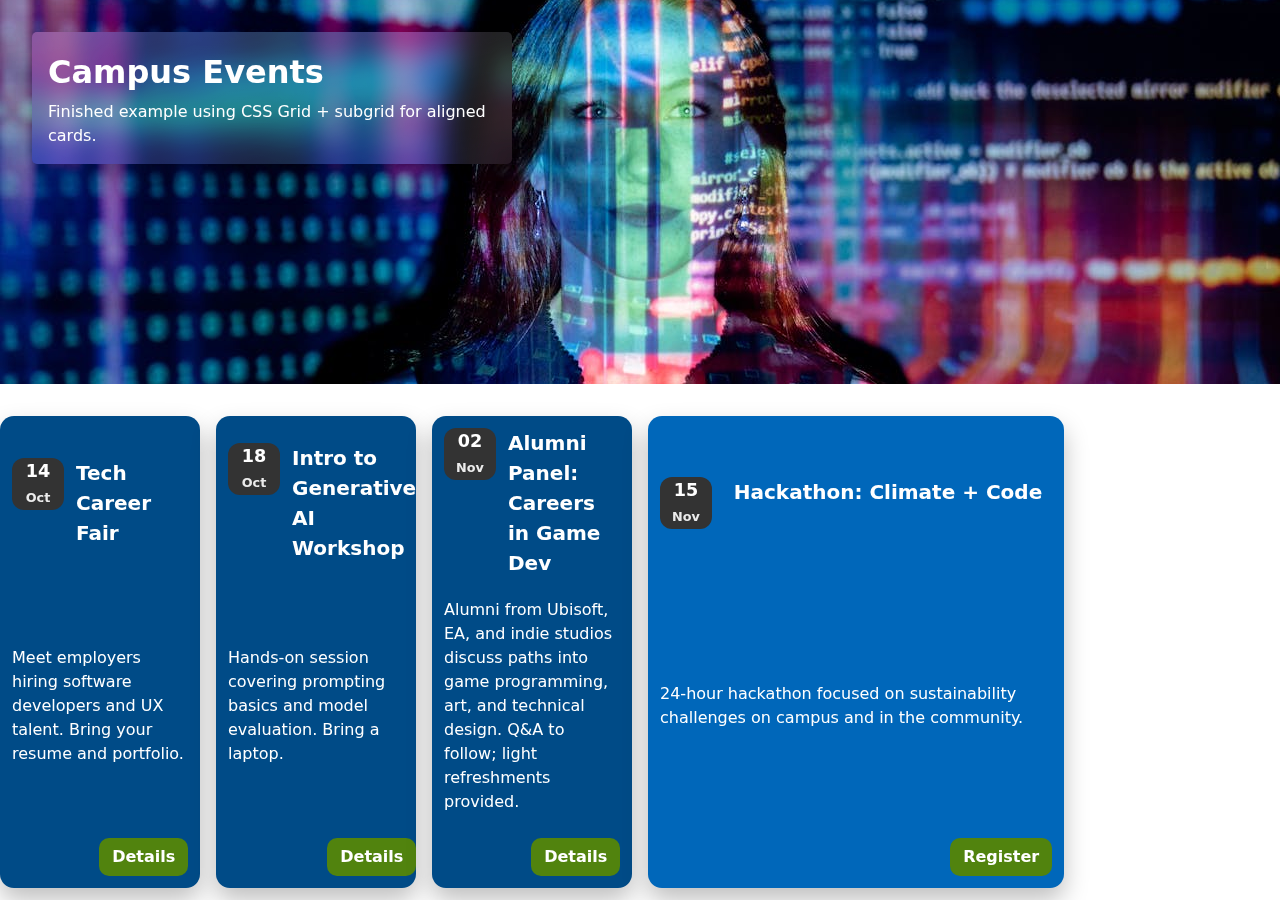
<file: lab_four/index.html>
<!doctype html>
<html lang="en-CA">

<head>
  <meta charset="utf-8" />
  <meta name="viewport" content="width=device-width, initial-scale=1" />
  <title>Campus Events — Grid Lab (Finished Example)</title>
  <link rel="stylesheet" href="styles.css" />
</head>
<body>
  <header class="site-header">
    <div class="header-bg">
      <h1>Campus Events</h1>
      <p class="lede">Finished example using CSS Grid + subgrid for aligned cards.</p>
    </div>
  </header>

  <main>
    <section class="events" aria-label="Upcoming events">
      <!-- Card 1 -->
      <article class="event-card">
        <header class="event-card__header">
          <time class="event-card__date" datetime="2025-10-14">
            <span class="event-card__date-day">14</span>
            <span class="event-card__date-mon">Oct</span>
          </time>
          <h2 class="event-card__title">Tech Career Fair</h2>
        </header>

        <p class="event-card__desc">
          Meet employers hiring software developers and UX talent. Bring your resume and portfolio.
        </p>

        <footer class="event-card__footer">
          <a class="btn" href="#" aria-label="Learn more about Tech Career Fair">Details</a>
        </footer>
      </article>

      <!-- Card 2 -->
      <article class="event-card">
        <header class="event-card__header">
          <time class="event-card__date" datetime="2025-10-18">
            <span class="event-card__date-day">18</span>
            <span class="event-card__date-mon">Oct</span>
          </time>
          <h2 class="event-card__title">Intro to Generative AI Workshop</h2>
        </header>

        <p class="event-card__desc">
          Hands-on session covering prompting basics and model evaluation. Bring a laptop.
        </p>

        <footer class="event-card__footer">
          <a class="btn" href="#" aria-label="Learn more about Intro to Generative AI Workshop">Details</a>
        </footer>
      </article>

      <!-- Card 3 (longer text to test alignment) -->
      <article class="event-card">
        <header class="event-card__header">
          <time class="event-card__date" datetime="2025-11-02">
            <span class="event-card__date-day">02</span>
            <span class="event-card__date-mon">Nov</span>
          </time>
          <h2 class="event-card__title">Alumni Panel: Careers in Game Dev</h2>
        </header>

        <p class="event-card__desc">
          Alumni from Ubisoft, EA, and indie studios discuss paths into game programming, art,
          and technical design. Q&amp;A to follow; light refreshments provided.
        </p>

        <footer class="event-card__footer">
          <a class="btn" href="#" aria-label="Learn more about Alumni Panel: Careers in Game Dev">Details</a>
        </footer>
      </article>

      <!-- Featured card (spans on wide screens) -->
      <article class="event-card event-card--featured">
        <header class="event-card__header">
          <time class="event-card__date" datetime="2025-11-15">
            <span class="event-card__date-day">15</span>
            <span class="event-card__date-mon">Nov</span>
          </time>
          <h2 class="event-card__title">Hackathon: Climate + Code</h2>
        </header>

        <p class="event-card__desc">
          24-hour hackathon focused on sustainability challenges on campus and in the community.
        </p>

        <footer class="event-card__footer">
          <a class="btn" href="#" aria-label="Learn more about Hackathon: Climate + Code">Register</a>
        </footer>
      </article>
    </section>
  </main>
</body>

</html>
</file>
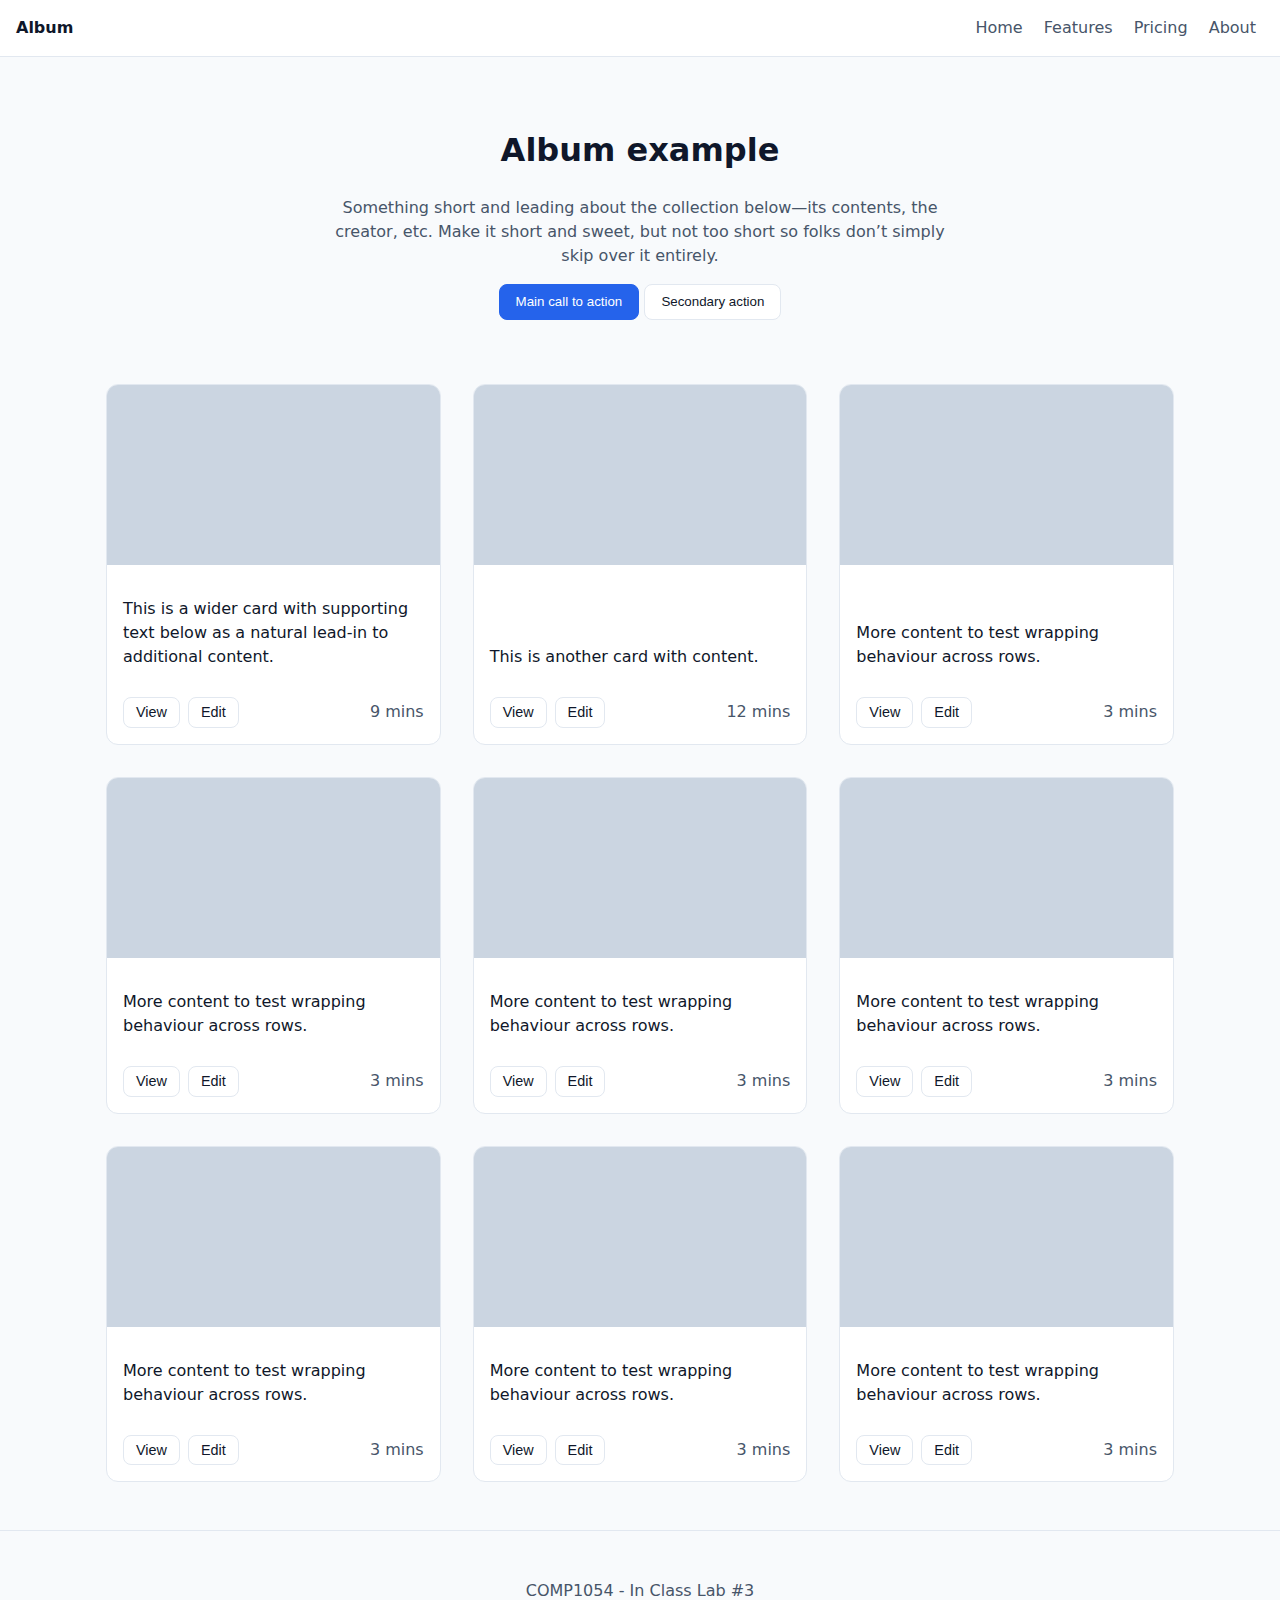
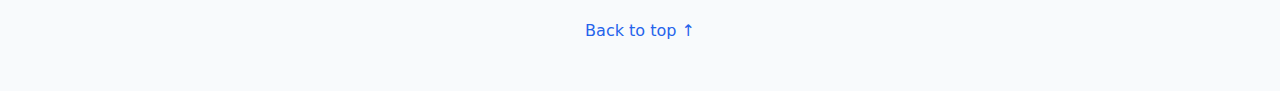
<file: lab_three/index.html>
<!DOCTYPE html>
<html lang="en-CA">
  <head>
    <meta charset="utf-8" />
    <meta name="viewport" content="width=device-width, initial-scale=1" />
    <title>Album (Flexbox Lab Starter)</title>
    <link rel="stylesheet" href="styles.css" />
  </head>

  <body>
    <!-- Header -->
    <header class="site-header container">
      <div class="brand">
        <a href="#" class="brand-link" aria-label="Brand">Album</a>
      </div>
      <nav class="top-nav" aria-label="Primary">
        <a href="#" class="nav-link">Home</a>
        <a href="#" class="nav-link">Features</a>
        <a href="#" class="nav-link">Pricing</a>
        <a href="#" class="nav-link">About</a>
      </nav>
    </header>

    <!-- Hero -->
    <section class="hero container">
      <h1>Album example</h1>
      <p class="lead">
        Something short and leading about the collection below—its contents, the
        creator, etc. Make it short and sweet, but not too short so folks don’t
        simply skip over it entirely.
      </p>
      <div class="hero-actions">
        <button class="btn primary">Main call to action</button>
        <button class="btn">Secondary action</button>
      </div>
    </section>

    <!-- Album -->
    <main class="album container" aria-label="Album of cards">
      <div class="cards">
        <article class="card">
          <div class="thumb" role="img" aria-label="Placeholder image"></div>
          <div class="card-body">
            <p>
              This is a wider card with supporting text below as a natural
              lead-in to additional content.
            </p>
            <div class="card-actions">
              <button class="btn small">View</button>
              <button class="btn small">Edit</button>
              <span class="time meta">9 mins</span>
            </div>
          </div>
        </article>

        <article class="card">
          <div class="thumb" role="img" aria-label="Placeholder image"></div>
          <div class="card-body">
            <p>This is another card with content.</p>
            <div class="card-actions">
              <button class="btn small">View</button>
              <button class="btn small">Edit</button>
              <span class="time meta">12 mins</span>
            </div>
          </div>
        </article>

        <article class="card">
          <div class="thumb" role="img" aria-label="Placeholder image"></div>
          <div class="card-body">
            <p>More content to test wrapping behaviour across rows.</p>
            <div class="card-actions">
              <button class="btn small">View</button>
              <button class="btn small">Edit</button>
              <span class="time meta">3 mins</span>
            </div>
          </div>
        </article>

        <article class="card">
          <div class="thumb" role="img" aria-label="Placeholder image"></div>
          <div class="card-body">
            <p>More content to test wrapping behaviour across rows.</p>
            <div class="card-actions">
              <button class="btn small">View</button>
              <button class="btn small">Edit</button>
              <span class="time meta">3 mins</span>
            </div>
          </div>
        </article>

        <article class="card">
          <div class="thumb" role="img" aria-label="Placeholder image"></div>
          <div class="card-body">
            <p>More content to test wrapping behaviour across rows.</p>
            <div class="card-actions">
              <button class="btn small">View</button>
              <button class="btn small">Edit</button>
              <span class="time meta">3 mins</span>
            </div>
          </div>
        </article>

        <article class="card">
          <div class="thumb" role="img" aria-label="Placeholder image"></div>
          <div class="card-body">
            <p>More content to test wrapping behaviour across rows.</p>
            <div class="card-actions">
              <button class="btn small">View</button>
              <button class="btn small">Edit</button>
              <span class="time meta">3 mins</span>
            </div>
          </div>
        </article>

        <article class="card">
          <div class="thumb" role="img" aria-label="Placeholder image"></div>
          <div class="card-body">
            <p>More content to test wrapping behaviour across rows.</p>
            <div class="card-actions">
              <button class="btn small">View</button>
              <button class="btn small">Edit</button>
              <span class="time meta">3 mins</span>
            </div>
          </div>
        </article>

        <article class="card">
          <div class="thumb" role="img" aria-label="Placeholder image"></div>
          <div class="card-body">
            <p>More content to test wrapping behaviour across rows.</p>
            <div class="card-actions">
              <button class="btn small">View</button>
              <button class="btn small">Edit</button>
              <span class="time meta">3 mins</span>
            </div>
          </div>
        </article>

        <article class="card">
          <div class="thumb" role="img" aria-label="Placeholder image"></div>
          <div class="card-body">
            <p>More content to test wrapping behaviour across rows.</p>
            <div class="card-actions">
              <button class="btn small">View</button>
              <button class="btn small">Edit</button>
              <span class="time meta">3 mins</span>
            </div>
          </div>
        </article>
      </div>
    </main>

    <!-- Footer -->
    <footer class="site-footer">
      <p>COMP1054 - In Class Lab #3</p>
      <a href="#" class="back-to-top">Back to top ↑</a>
    </footer>
  </body>
</html>
</file>
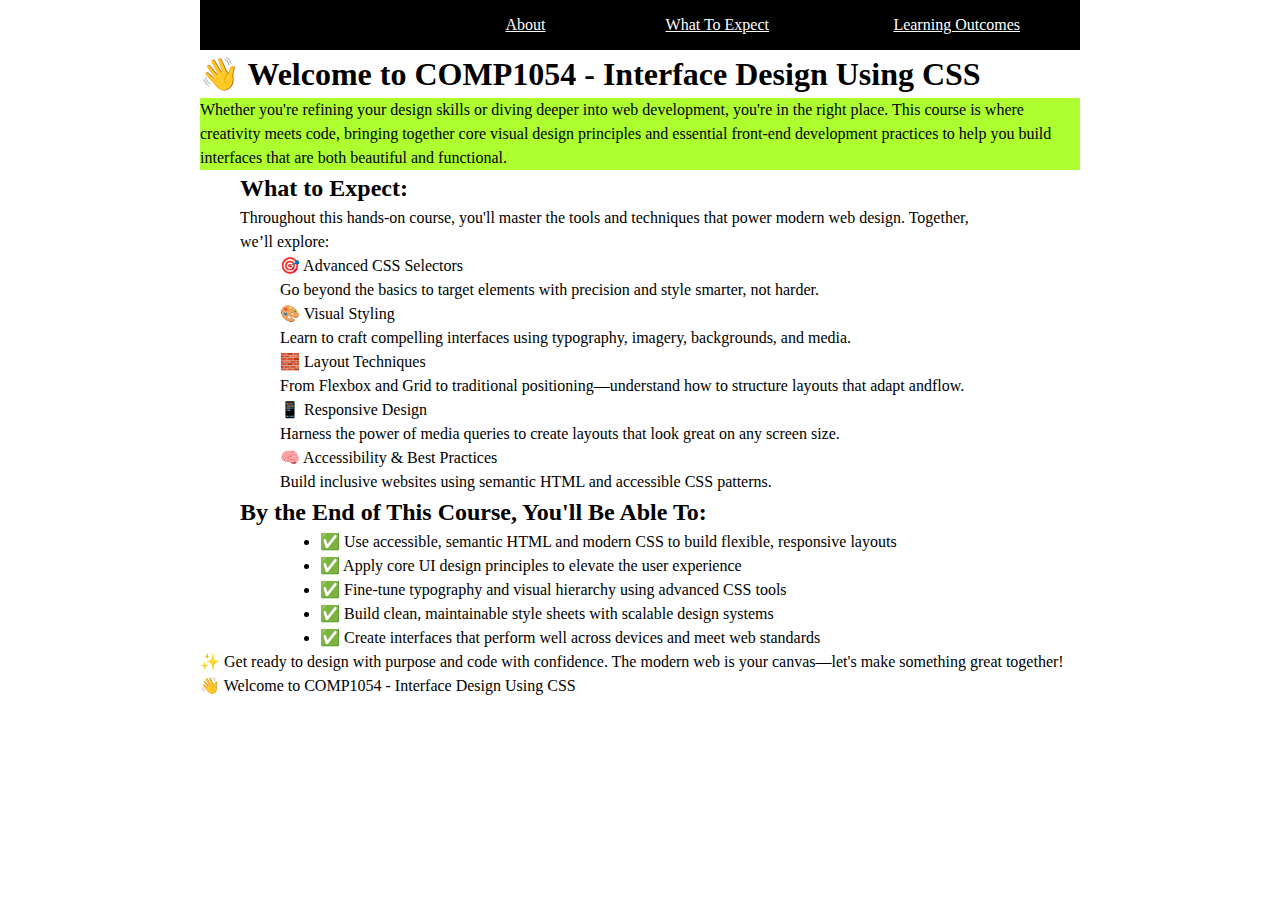
<file: Week_one/html/Index.html>
<!DOCTYPE html>
<html lang="en">

<head>
    <meta charset="UTF-8">
    <meta name="viewport" content="width=device-width, initial-scale=1.0">
    <link rel="preconnect" href="https://fonts.googleapis.com">
    <link rel="preconnect" href="https://fonts.gstatic.com" crossorigin>
    <link
        href="https://fonts.googleapis.com/css2?family=Nunito:ital,wght@0,200..1000;1,200..1000&family=Roboto:ital,wght@0,100..900;1,100..900&display=swap"
        rel="stylesheet">
    <link href="../css/main.css" rel="stylesheet">
    <title>COMP1054 - Week One - Activity One</title>
</head>

<body>
    <div class="wrapper">
        <header>
            <nav>
                <a href="#intro"> About</a>
                <a href="#expect"> What To Expect</a>∫
                <a href="#learning"> Learning Outcomes</a>
            </nav>
            <h1>👋 Welcome to COMP1054 - Interface Design Using CSS </h1>
        </header>

        <section id="intro">
            <p>Whether you're refining your design skills or diving deeper into web development, you're in the right
                place.
                This course is where creativity meets code, bringing together core visual design principles and
                essential
                front-end development practices to help you build interfaces that are both beautiful and functional.</p>
        </section>
        <section id="expect">
            <section>
                <h2> What to Expect:</h2>
                <p>Throughout this hands-on course, you'll master the tools and techniques that power modern web
                    design.
                    Together, we’ll explore:</p>
                <dl>
                    <dt>
                        🎯 Advanced CSS Selectors
                    </dt>
                    <dd>Go beyond the basics to target elements with precision and style smarter, not harder.</dd>
                    <dt>🎨 Visual Styling</dt>
                    <dd>Learn to craft compelling interfaces using typography, imagery, backgrounds, and media.</dd>
                    <dt>🧱 Layout Techniques</dt>
                    <dd>From Flexbox and Grid to traditional positioning—understand how to structure layouts that
                        adapt
                        andflow.</dd>
                    <dt>📱 Responsive Design</dt>
                    <dd>Harness the power of media queries to create layouts that look great on any screen size.
                    </dd>
                    <dt>🧠 Accessibility & Best Practices</dt>
                    <dd>Build inclusive websites using semantic HTML and accessible CSS patterns.</dd>
                </dl>
            </section>
            <section>
                <h2>By the End of This Course, You'll Be Able To:</h2>
                <ul>
                    <li>✅ Use accessible, semantic HTML and modern CSS to build flexible, responsive layouts</li>
                    <li>✅ Apply core UI design principles to elevate the user experience</li>
                    <li>✅ Fine-tune typography and visual hierarchy using advanced CSS tools</li>
                    <li>✅ Build clean, maintainable style sheets with scalable design systems</li>
                    <li>✅ Create interfaces that perform well across devices and meet web standards</li>
                </ul>
            </section>
        </section>
        <section id="ready">
            <p>✨ Get ready to design with purpose and code with confidence. The modern web is your canvas—let's make
                something great together!</p>
        </section>
        <footer>
            <p> 👋 Welcome to COMP1054 - Interface Design Using CSS </p>
        </footer>
    </div>
</body>

</html>
</file>
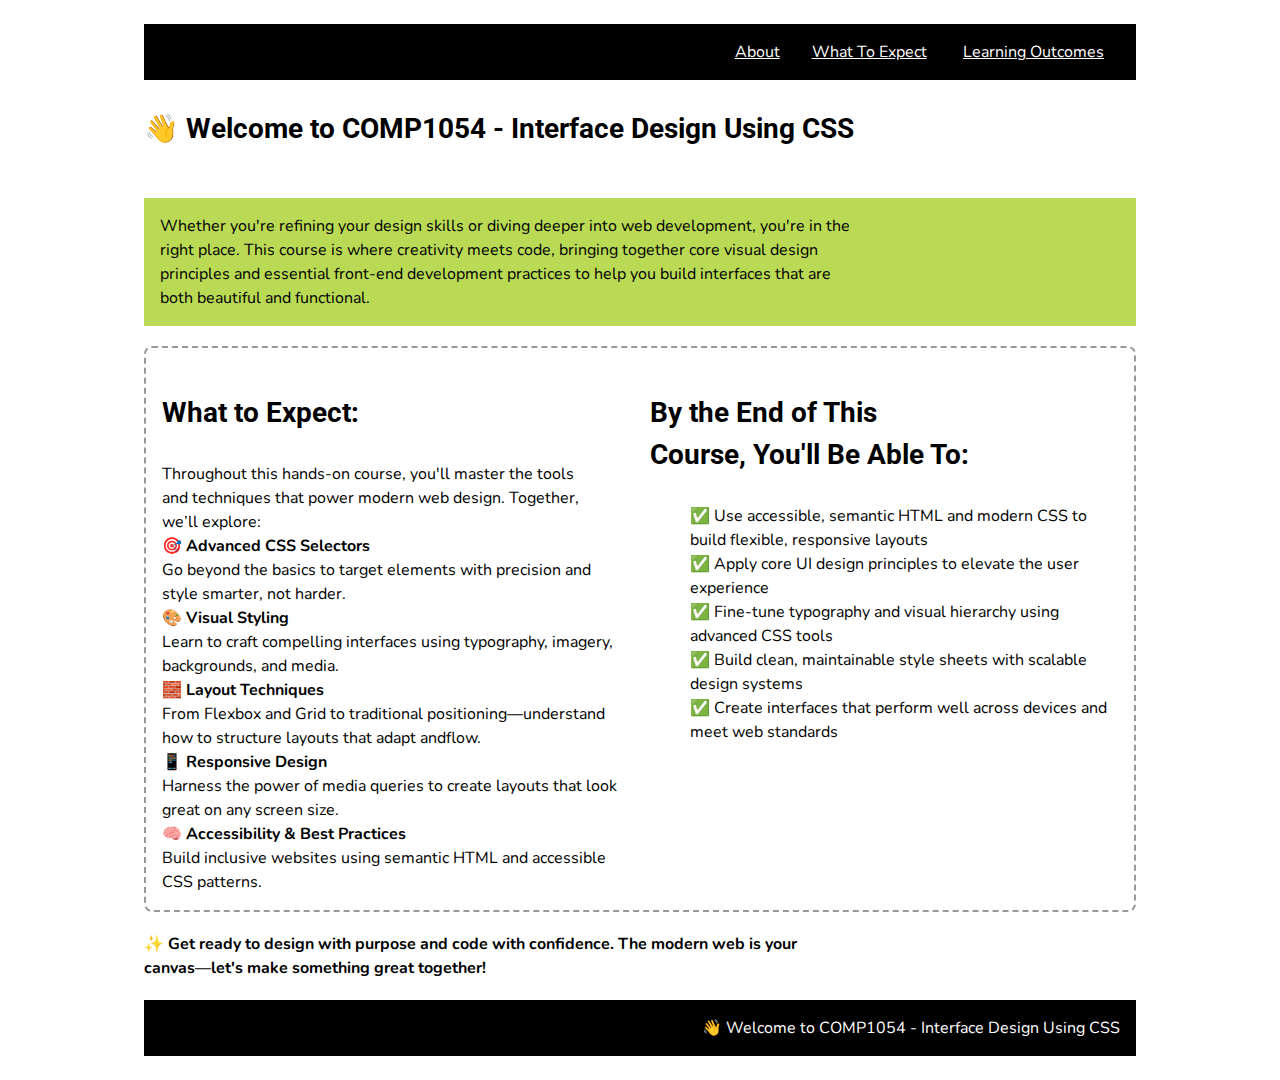
<file: week_two/1_example_one/index.html>
<!DOCTYPE html>
<html lang="en">

<head>
    <meta charset="UTF-8">
    <meta name="viewport" content="width=device-width, initial-scale=1.0">
    <link rel="preconnect" href="https://fonts.googleapis.com">
    <link rel="preconnect" href="https://fonts.gstatic.com" crossorigin>
    <link
        href="https://fonts.googleapis.com/css2?family=Nunito:ital,wght@0,200..1000;1,200..1000&family=Roboto:ital,wght@0,100..900;1,100..900&display=swap"
        rel="stylesheet">
    <link href="main.css" rel="stylesheet">
    <title>COMP1054 - Week One - Activity One</title>
</head>

<body>
    <div class="wrapper">
        <header>
            <nav>
                <a href="#intro"> About</a>
                <a href="#expect"> What To Expect</a>∫
                <a href="#learning"> Learning Outcomes</a>
            </nav>
            <h1>👋 Welcome to COMP1054 - Interface Design Using CSS </h1>
        </header>

        <section id="intro">
            <p>Whether you're refining your design skills or diving deeper into web development, you're in the right
                place.
                This course is where creativity meets code, bringing together core visual design principles and
                essential
                front-end development practices to help you build interfaces that are both beautiful and functional.</p>
        </section>
        <section id="expect">
            <section>
                <h2> What to Expect:</h2>
                <p>Throughout this hands-on course, you'll master the tools and techniques that power modern web
                    design.
                    Together, we’ll explore:</p>
                <dl>
                    <dt>
                        🎯 Advanced CSS Selectors
                    </dt>
                    <dd>Go beyond the basics to target elements with precision and style smarter, not harder.</dd>
                    <dt>🎨 Visual Styling</dt>
                    <dd>Learn to craft compelling interfaces using typography, imagery, backgrounds, and media.</dd>
                    <dt>🧱 Layout Techniques</dt>
                    <dd>From Flexbox and Grid to traditional positioning—understand how to structure layouts that
                        adapt
                        andflow.</dd>
                    <dt>📱 Responsive Design</dt>
                    <dd>Harness the power of media queries to create layouts that look great on any screen size.
                    </dd>
                    <dt>🧠 Accessibility & Best Practices</dt>
                    <dd>Build inclusive websites using semantic HTML and accessible CSS patterns.</dd>
                </dl>
            </section>
            <section>
                <h2>By the End of This Course, You'll Be Able To:</h2>
                <ul>
                    <li>✅ Use accessible, semantic HTML and modern CSS to build flexible, responsive layouts</li>
                    <li>✅ Apply core UI design principles to elevate the user experience</li>
                    <li>✅ Fine-tune typography and visual hierarchy using advanced CSS tools</li>
                    <li>✅ Build clean, maintainable style sheets with scalable design systems</li>
                    <li>✅ Create interfaces that perform well across devices and meet web standards</li>
                </ul>
            </section>
        </section>
        <section id="ready">
            <p>✨ Get ready to design with purpose and code with confidence. The modern web is your canvas—let's make
                something great together!</p>
        </section>
        <footer>
            <p> 👋 Welcome to COMP1054 - Interface Design Using CSS </p>
        </footer>
    </div>
</body>

</html>
</file>
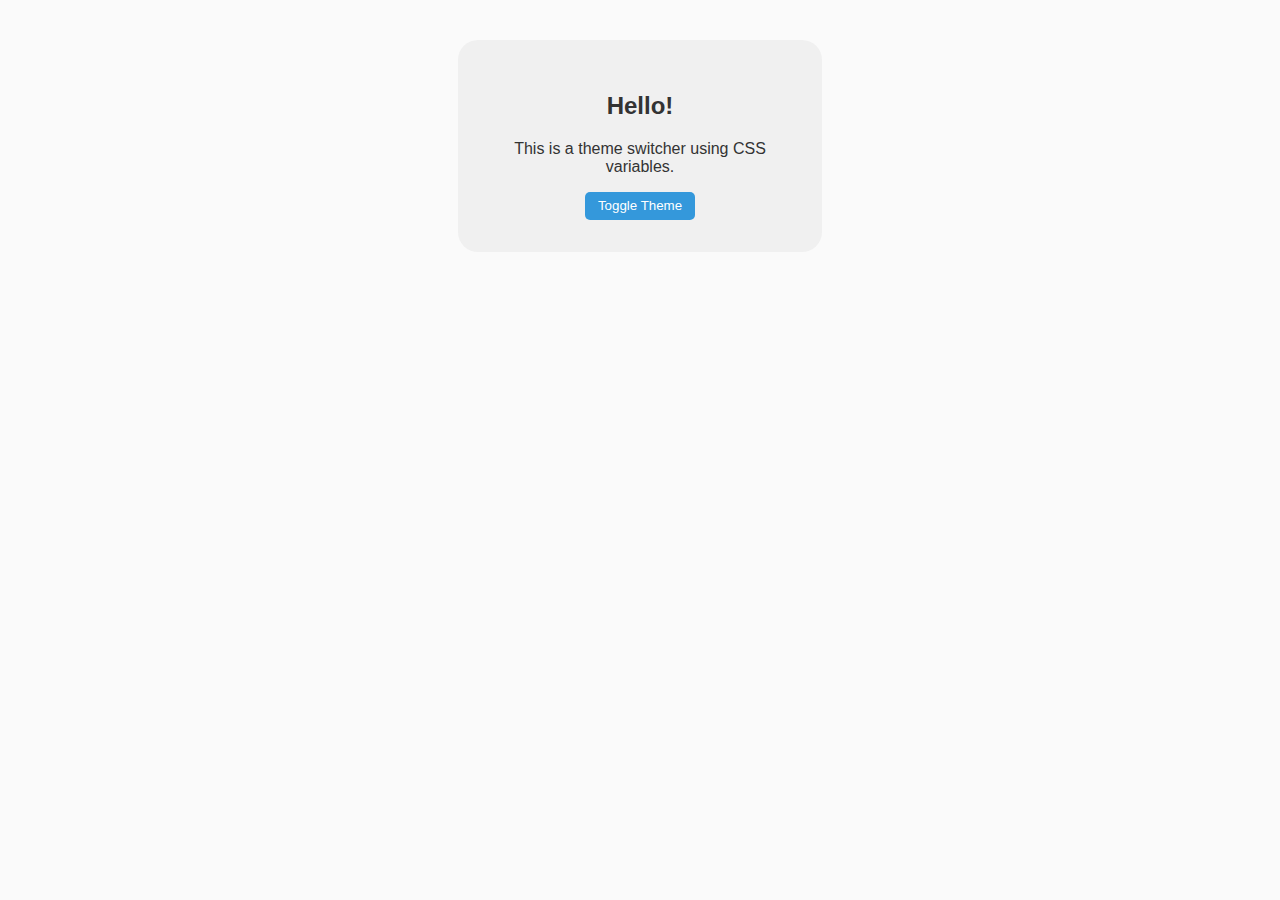
<file: week_two/2_example_two/index.html>
<!DOCTYPE html>
<html lang="en">
<head>
  <meta charset="UTF-8" />
  <meta name="viewport" content="width=device-width, initial-scale=1.0"/>
  <title>CSS Theme Switcher</title>
  <link rel="stylesheet" href="style.css" />
</head>
<body>
  <div class="card">
    <h2>Hello!</h2>
    <p>This is a theme switcher using CSS variables.</p>
    <button id="theme-toggle">Toggle Theme</button>
  </div>

  <script>
    const toggleButton = document.getElementById('theme-toggle');
    toggleButton.addEventListener('click', () => {
      document.body.classList.toggle('dark-theme');
    });
  </script>
</body>
</html>
</file>
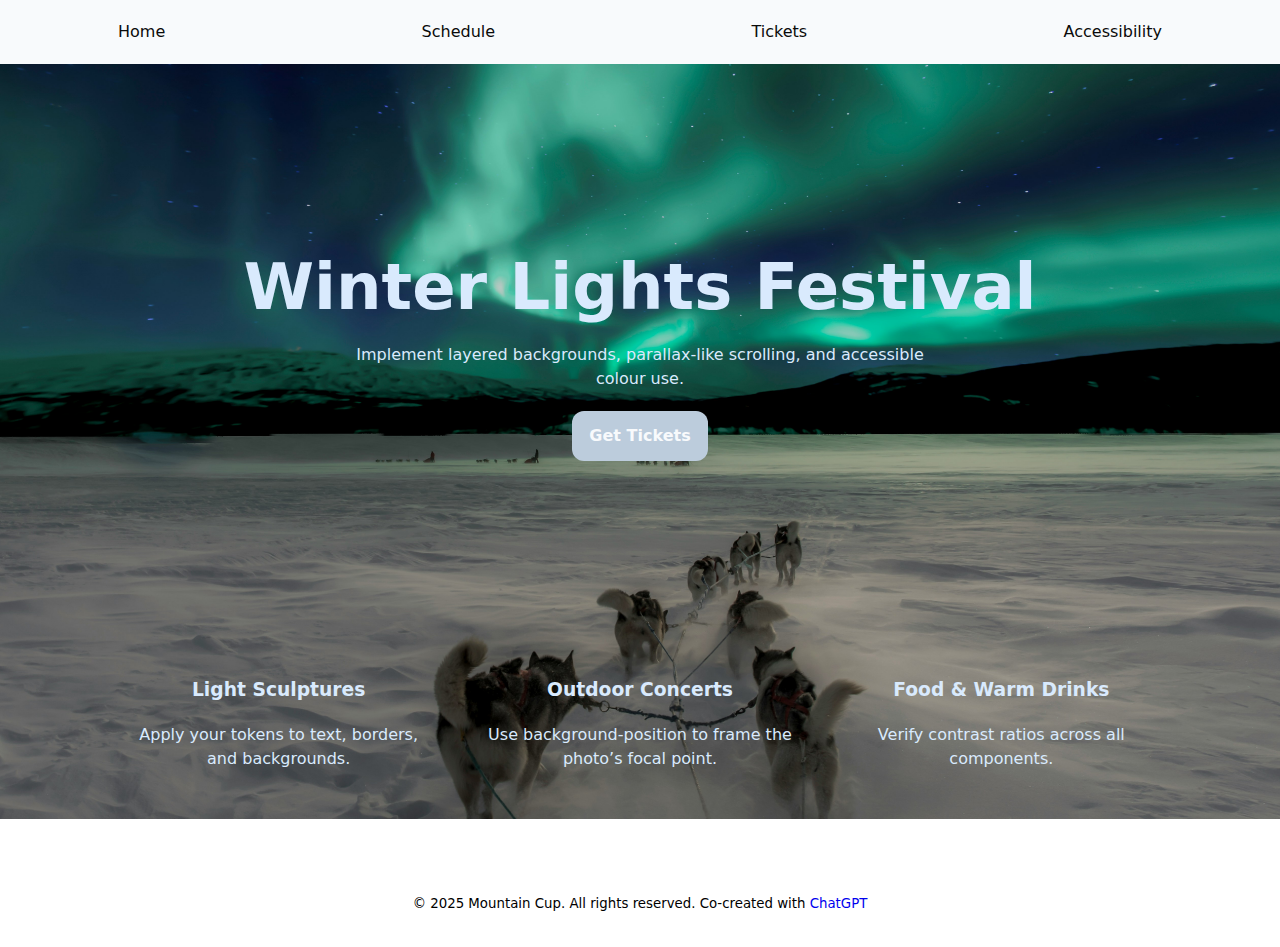
<file: week_two/Lab/index.html>
<!DOCTYPE html>
<html lang="en">
<head>
  <meta charset="utf-8" />
  <meta name="viewport" content="width=device-width, initial-scale=1" />
  <title>Winter Lights Festival — Starter (Student-Focused)</title>
  <meta name="description" content="Starter landing page for a winter festival theme." />
  <link href="./styles.css" rel="stylesheet">
</head>
<body>
  <a class="skip-link" href="#main">Skip to main content</a>

  <header>
    <nav class="nav" aria-label="Primary">
      <a href="#" aria-current="page">Home</a>
      <a href="#">Schedule</a>
      <a href="#">Tickets</a>
      <a href="#">Accessibility</a>
    </nav>
  </header>

  <main id="main">
    <section class="hero" aria-label="Hero">
      <div>
        <h1>Winter Lights Festival</h1>
        <p>Implement layered backgrounds, parallax-like scrolling, and accessible colour use.</p>
        <a class="btn" href="#tickets">Get Tickets</a>
      </div>
    </section>

    <section class="highlights" aria-label="Highlights">
      <article class="card">
        <h3>Light Sculptures</h3>
        <p>Apply your tokens to text, borders, and backgrounds.</p>
      </article>
      <article class="card">
        <h3>Outdoor Concerts</h3>
        <p>Use background-position to frame the photo’s focal point.</p>
      </article>
      <article class="card">
        <h3>Food &amp; Warm Drinks</h3>
        <p>Verify contrast ratios across all components.</p>
      </article>
    </section>
  </main>

  <footer>
    <small>&copy; <span id="year">2025</span> Mountain Cup. All rights reserved. Co-created with <a href="https://chatgpt.com/">ChatGPT</a></small>
</body>
</html>
</file>
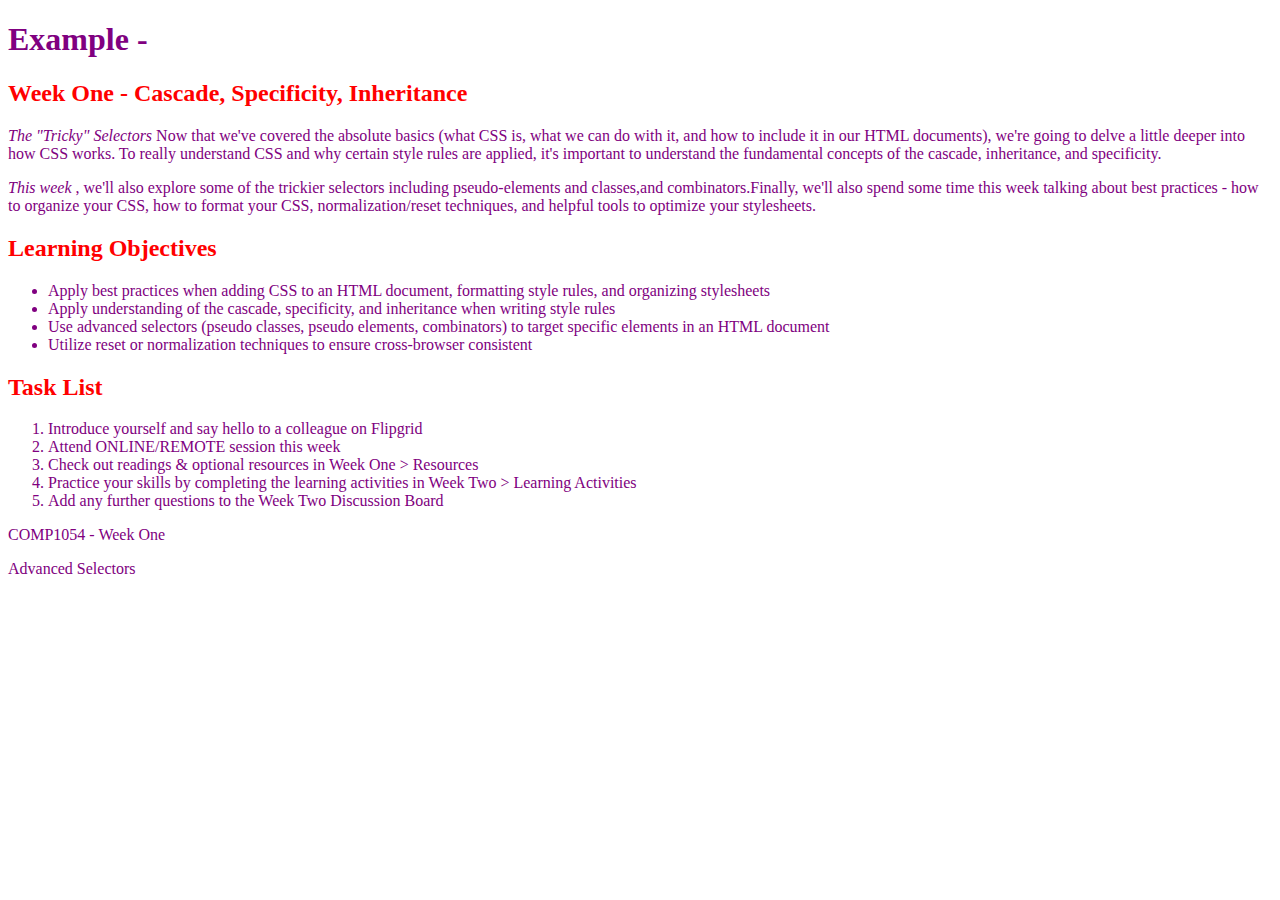
<file: Week_one/html/cascade.html>
<!DOCTYPE html>
<html lang="en">

<head>
    <meta charset="UTF-8">
    <meta http-equiv="X-UA-Compatible" content="IE=edge">
    <meta name="viewport" content="width=device-width, initial-scale=1.0">
    <link href="../css/cascade.css" rel="stylesheet">
    <title>Week One - Cascade, Specificity, Inheritance</title>
</head>

<body>
    <div class="wrapper">
        <header>
            <h1>Example -<h1>
        </header>
        <main> 
            <section>
                <h2>Week One - Cascade, Specificity, Inheritance </h2>
                <p class="first-line">
                    <em>The "Tricky" Selectors </em>
                    Now that we've covered the absolute basics (what CSS is, what we can do with it, and how to include
                    it in our HTML documents), we're going to delve a little deeper into how CSS works. To really
                    understand CSS and why certain style rules are applied, it's important to understand the fundamental
                    concepts of the cascade, inheritance, and specificity.
                </p>
                <p>
                    <em>This week </em>, we'll also explore some of the trickier selectors including pseudo-elements and
                    classes,and combinators.Finally, we'll also spend some time this week talking about best practices -
                    how to organize your
                    CSS, how to format your CSS, normalization/reset techniques, and helpful tools to optimize your
                    stylesheets.
                </p>
            </section>
            <section>
                <h2> Learning Objectives</h2>
                <ul>
                    <li> Apply best practices when adding CSS to an HTML document, formatting style rules, and
                        organizing stylesheets</li>
                    <li> Apply understanding of the cascade, specificity, and inheritance when writing style rules </li>
                    <li>Use advanced selectors (pseudo classes, pseudo elements, combinators) to target specific
                        elements in an HTML document
                    </li>
                    <li>
                        Utilize reset or normalization techniques to ensure cross-browser consistent
                    </li>
                </ul>
            </section>
            <section>
                <h2> Task List </h2>
                <ol>
                    <li>Introduce yourself and say hello to a colleague on Flipgrid </li>
                    <li>Attend ONLINE/REMOTE session this week </li>
                    <li>Check out readings & optional resources in Week One > Resources </li>
                    <li>Practice your skills by completing the learning activities in Week Two > Learning Activities
                    </li>
                    <li>Add any further questions to the Week Two Discussion Board</li>
                </ol>
            </section>
        </main>
        <footer>
            <p>COMP1054 - Week One </p>
            <div>
                <p> Advanced Selectors </p>
            </div>
        </footer>
    </div>
</body>

</html>
</file>
<file: lab_four/styles.css>
/* ========================
   Campus Events — Grid Lab 
   ======================== */


/* Review the following CSS and the comments. There are 5 Tasks to complete in order to create the required layout for the campus events page. */

/* Base tokens */
:root {
  --bg: #fff;
  --panel: #004b87;
  --text: #fff;
  --muted: #333;
  --accent: rgb(81 131 14);
  /* glassmorphism effect */
  --glass-blur: 14px;
  --glass-sat: 1.35;
  --glass-alpha-strong: 0.18;
  --glass-alpha-weak: 0.08;
  --glass-border-alpha: 0.35;
  --radius: 14px;
  --gap: 1rem;
}

* {
  box-sizing: border-box;
}

html,
body {
  height: 100%;
}

body {
  margin: 0;
  font-family: system-ui, Segoe UI, Roboto, Helvetica, Arial, sans-serif;
  color: var(--text);
  background: var(--bg);
  line-height: 1.5;
}

.site-header {
  padding: 2rem;
  min-height: 30vw;
  background-color: var(--header);
  background: url('images/pexels-thisisengineering-3861969.jpg') center/cover no-repeat;
  margin-inline: auto;
  margin-bottom: 2rem;
}

.header-bg {
  /*glassmorphism effect */
  background: linear-gradient(to bottom right, rgba(255, 255, 255, var(--glass-alpha-strong)), rgba(255, 255, 255, var(--glass-alpha-weak)));
  backdrop-filter: blur(var(--glass-blur)) saturate(calc(var(--glass-sat) * 100%));
  box-shadow: 0 10px 30px rgba(0, 0, 0, 0.28);
  padding: 1rem;
  max-width: 30rem;
  border-radius: 5px;
}

h1 {
  margin: 0 0 0.25rem;
  font-size: clamp(1.5rem, 3vw, 2rem);
}

.lede {
  color: var(--text);
  margin: 0;
}

/* OUTER GRID */
/* START HERE - TASK ONE 

   - You will complete the responsive columns.
   - We also establish shared ROW TRACKS that children will subgrid onto. */
   
  .events{
    display: grid;
    grid-template-columns: repeat(auto-fill, minmax(200px, 1fr));
    grid-auto-rows: minmax(50px auto);
  }




.events {
  --min: 260px;
  /* minimum column width */
  display: grid;
  gap: var(--gap);

}

/* 3) TASK TWO - CARD uses SUBGRID for ROWS so headings, bodies, and footers align across cards */
.event-card {
  background: var(--panel);
  border-radius: var(--radius);
  padding: 0.75rem;
  display: grid;
  align-items: center;





  /* Inherit row tracks from parent using subgrid */
    grid-template-rows: subgrid;


  /* Ensure the card spans the same number of parent rows we declared */
  grid-row: span 3 ;

  box-shadow: 0 1px 0 rgba(255, 255, 255, 0.03), 0 12px 24px rgba(0, 0, 0, 0.25);
  transition: transform 120ms ease, box-shadow 120ms ease;
}

.event-card:hover {
  transform: translateY(-2px);
  box-shadow: 0 4px 0 rgba(255, 255, 255, 0.03), 0 18px 28px rgba(0, 0, 0, 0.3);
}

/* Featured spans 2 columns on wider screens */
@media (min-width: 900px) {
  .event-card--featured {
    grid-column: span 2;
  }
}

/* 4) TASK THREE - HEADER -  create a small NESTED GRID to align date + title */
.event-card__header {
  gap: 0.75rem;
  display: grid;

}

.event-card__title {
  font-size: clamp(1rem, 2.5vw, 1.25rem);
  margin: 0;
  grid-row: 1;

}

/* Date badge */
.event-card__date {
  display: grid;
  grid-row: 1;
  place-items: center;
  width: 3.25rem;
  aspect-ratio: 1 / 1;
  border-radius: 12px;
  background-color: var(--muted);
  color: white;
  font-weight: 700;
  line-height: 1;
}

.event-card__date-day {
  font-size: 1.1rem;
}

.event-card__date-mon {
  font-size: 0.8rem;
  opacity: 0.9;
}

/* Body/description (row 2 of the subgrid) */
.event-card__desc {
  color: var(--text);
  margin: 0.25rem 0 0.5rem;
}

/* Footer (row 3 of the subgrid) */
/* TASK FOUR - create small nested grid for alignment */
.event-card__footer {
  display: grid;
  justify-content: right;
}

.btn {
  appearance: none;
  border: 0;
  border-radius: 10px;
  padding: 0.45rem 0.8rem;
  background: var(--accent);
  color: var(--text);
  font-weight: 600;
  text-decoration: none;
}

.btn:focus-visible {
  outline: 3px solid white;
  outline-offset: 2px;
}

.event-card--featured {
  background-color: #0067ba;
}

/* Progressive enhancement: fallback when subgrid isn't supported */
@supports not (grid-template-rows: subgrid) {
  .event-card {
    grid-template-rows: auto 1fr auto;
    /* local rows */
  }
}

/* Small tweaks for tighter mobile spacing */
@media (max-width: 420px) {
  :root {
    --gap: 0.75rem;
  }

  .event-card {
    padding: calc(var(--gap) + 0.125rem);
  }
}

/* ============================
   TASK FIVE - Reflection — answer this in your submission (comment or README)
   ============================

1) In what real UI situations on the web or in apps would using a GRID with SUBGRID give you a clear advantage over flexbox or manual equal-height tricks? */
</file>
<file: lab_three/styles.css>
* {
    box-sizing: border-box;
}

:root {
    --bg: #f8fafc;
    --text: #0f172a;
    --muted: #475569;
    --panel: #ffffff;
    --border: #e2e8f0;
    --accent: #2563eb;
    --accent-600: #1d4ed8;
    --gap: 1rem;
}

html,
body {
    margin: 0;
    background: var(--bg);
    color: var(--text);
    font: 16px/1.5 system-ui, -apple-system, Segoe UI, Roboto, Arial, sans-serif;
}

.container {
    max-width: 1100px;
    margin: 0 auto;
    padding: 1rem;
}

/* Header */
.site-header {
    border-bottom: 1px solid var(--border);
    background: var(--panel);
    /* Hint: this area should space the brand and nav apart and keep them aligned */
    display: flex;
    flex-wrap: wrap;
    justify-content: space-between;
    max-width: 100%;
}

.brand-link {
    text-decoration: none;
    color: var(--text);
    font-weight: 700;
}

.top-nav {
    /* Hint: try arranging links in a row with some spacing */
    /* didnt have to use this */
}

.nav-link {
    color: var(--muted);
    text-decoration: none;
    padding: 0.25rem 0.5rem;
}

.nav-link:hover,
.nav-link:focus {
    color: var(--text);
}

/* Hero */
.hero {
    /* Hint: consider a layout that stacks elements and centers them */
    text-align: center;
    padding: 3rem 1rem;

}

.hero .lead {
    color: var(--muted);
    max-width: 60ch;
    margin: 0.5rem auto 1rem;
}

.hero-actions {
    /* Hint: place these buttons side by side with a little gap */
    /* didnt use */
}

.btn {
    border: 1px solid var(--border);
    background: #fff;
    color: var(--text);
    border-radius: 8px;
    padding: 0.6rem 1rem;
    cursor: pointer;
}

.btn.primary {
    background: var(--accent);
    border-color: var(--accent);
    color: #fff;
}

.btn.primary:hover {
    background: var(--accent-600);
    border-color: var(--accent-600);
}

.btn.small {
    padding: 0.4rem 0.75rem;
    font-size: 0.9rem;
}

/* Album grid */
.album {
    padding-top: 1rem;
    padding-bottom: 3rem;
}

.cards {
    /* Hint: think about letting these child cards wrap onto new lines */
    display: flex;
    flex-wrap: wrap;
    gap: 2rem;
}

.card {
    background: var(--panel);
    border: 1px solid var(--border);
    border-radius: 12px;
    overflow: hidden;
    display: flex;
    /* column layout for card content */
    flex-direction: column;
    flex: 1 1 260px;
    justify-content: space-between;
    min-width: 220px;
    min-height: 320px;
    /* Hint: flexible sizing here will control how many cards fit per row */
}

.thumb {
    background: #cbd5e1;
    height: 180px;
    /* placeholder height */
}

.card-body {
    display: flex;
    flex-direction: column;
    gap: 0.75rem;
    padding: 1rem;
}

.card-actions {
    display: flex;
    gap: 0.5rem;
    align-items: center;
    /* Hint: what could you do so this section always sits at the bottom? */
    display: flex;
    flex-direction: row;
}

.meta {
    color: var(--muted);
    margin-left: auto;
}

/* Footer */
.site-footer {
    border-top: 1px solid var(--border);
    text-align: center;
    color: var(--muted);
    padding: 2rem 1rem 3rem;
}

.back-to-top {
    color: var(--accent);
    text-decoration: none;
}


/* Reflection

1 – Which sections of the layout felt like a natural fit for Flexbox? 

The cards section was definitely a natural fit for flexbox


2 – Which sections were workable with Flexbox, but felt a bit limited or could be improved? 

the actual spacing within the cards felt limited 
so like the vertical spacing between the text and the buttons
*/
</file>
<file: week_two/2_example_two/style.css>
/* 1. set theme colours */
:root {
  --bg-color: #FAFAFA; 
  --text-color: #333; 
  --card-bg: #F0F0F0; 
  --button-bg: #3498DB;
  --button-text: #FFF; 
}

/* 2. create Dark Theme Overrides*/ 

body.dark-theme {
  --bg-color: #121212;
  --text-color: #F0F0F0; 
  --card-bg: #1E1E1E; 
  --button-bg: #2980B9;
  --button-text: #FFF; 
}

body {
  background-color: var(--bg-color); 
  color: var(--text-color);
  font-family: sans-serif; 
  padding: 2rem;
  transition: background-color 0.3s color 0.3s; 
}

.card {
  background-color: var(--card-bg); 
  padding: 2rem; 
  border-radius: 20px; 
  width: 300px; 
  text-align: center; 
  transition: background-color 0.3s; 
  margin: 0 auto; 
}

button {
  background-color: var(--button-bg);
  color: var(--button-text);
  border: none; 
  padding: 0.5em 1em; 
  border-radius: 5px; 
  transition: background-color 0.3s; 
}
</file>
<file: week_two/Lab/styles.css>
/* =============================================================
       STUDENT TASKS
       1.) Pick a Coolors palette and define: --base, --text, --secondary, --primary, --accent using CSS variables 
       2.) Implement background image in .hero and add parallax-like effect
       3.) Apply colours using CSS variables & var( )
       4.) Ensure WCAG AA contrast
    ============================================================= */

 /* 1. set theme colours */
:root{
    --base-color: #F8FAFC;
    --text-color: #D9EAFD;
    --secondary-color: #BCCCDC;
    --primary-color: #9AA6B2;
    --accent-color: #0A0A0A;
}

 /* Base reset */
 *,
 *::before,
 *::after {
     box-sizing: border-box;
 }


 h1,h2,h3,h4,h5,h6,p{
    color: var(--text-color);
    text-align: center;
 }

 .btn{
  background-color: var(--secondary-color);
  color: var(--base-color);
  border: none; 
  padding: 0.5em 1em; 
  border-radius: 5px; 
  transition: background-color 0.3s; 
}

main{
    background : url(./img/winter-bg.jpg) no-repeat center/cover fixed;
    filter: drop-shadow(2px);
    background-position: fixed;
    background-size: cover;
}


 html,
 body {
     margin: 0;
     padding: 0;
 }

 body {
     font-family: system-ui, -apple-system, Segoe UI, Roboto, Helvetica, Arial, "Apple Color Emoji", "Segoe UI Emoji";
     line-height: 1.5;
 }

 /* Accessibility base */
 a {
     text-decoration: none;
 }

 a:focus-visible,
 button:focus-visible {
     outline-offset: 2px;
 }

 img {
     max-width: 100%;
     height: auto;
 }

 .skip-link {
     position: absolute;
     left: -999px;
     top: auto;
     width: 1px;
     height: 1px;
     overflow: hidden;
 }

 .skip-link:focus {
     position: static;
     width: auto;
     height: auto;
     padding: .5rem;
     background: #000;
     color: #fff;
 }

 /* Base layout only */
 header {
    background-color: var(--base-color);
    background-attachment:fixed;
    position: sticky;
     top: 0;
     z-index: 10;
 }

 .nav {
     max-width: 1100px;
     margin: 0 auto;
     display: flex;
     align-items: center;
     justify-content: space-between;
     padding: .75rem 1rem;
 }

 .nav a {
    color: var(--accent-color);
     padding: .5rem .75rem;
     border-radius: .5rem;
 }

 .hero {
     min-height: 60vh;
     display: grid;
     place-items: center;
     text-align: center;
     padding: 6rem 1rem 4rem;
 }

 .hero h1 {
     font-size: clamp(2rem, 4vw + 1rem, 4rem);
     margin: 0 0 .5rem;
 }

 .hero p {
     max-width: 60ch;
     margin: 0 auto 1.25rem;
 }

 .btn {
     display: inline-block;
     padding: .8rem 1.1rem;
     border-radius: .75rem;
     font-weight: 600;
 }

 .highlights {
     max-width: 1100px;
     margin: 2.5rem auto;
     padding: 1rem;
     display: grid;
     gap: 1rem;
     grid-template-columns: repeat(auto-fit, minmax(240px, 1fr));
 }

 .card {
     padding: 1rem;
     border-radius: 1rem;
 }

 .card h3 {
     margin-top: 0;
 }

 footer {
     padding: 2rem 1rem;
     text-align: center;
 }
</file>
<file: Week_one/css/cascade.css>
/* position */

h2{
    color: purple;
}

h2{
    color: red;
}

/*specificity*/

/* .wrapper{
    background-color: black;
    color: white;
}

div{
    background-color: #BADA55;
    color: black;
} */


/* inheritance - not part of the cascade, but a related concept */

body{
    color: purple;
    height: 100px;
}
</file>
<file: Week_one/css/main.css>
/* Simple reset courtesy of Josh Comeau - https://www.joshwcomeau.com/css/custom-css-reset/ */

/* 1. Use a more-intuitive box-sizing model */
*,
*::before,
*::after {
    box-sizing: border-box;
}

/* wrapper is the selector that goes into the direct child header that goes into the direct child nav */
.wrapper>header>nav{
    display: flex;
    /* display is the property and flex is the value */
    justify-content: right; 
    height: 50px;
    align-items: center;
    background-color: black;
}

.wrapper>header>nav>a{
    padding: 20px;
    color: white;
   
}

/* 2. Remove default margin */
*{
    margin-top: 0;
    margin-bottom: 0;
    margin-left: 40px;
    margin-right: 40px;
}
#intro>p{
    background-color: greenyellow;
}

/* 3. Enable keyword animations */
@media (prefers-reduced-motion: no-preference) {
    html {
        interpolate-size: allow-keywords;
    }
}

body {
    /* 4. Add accessible line-height */
    line-height: 1.5;
    /* 5. Improve text rendering */
    -webkit-font-smoothing: antialiased;
}

/* 6. Improve media defaults */
img,
picture,
video,
canvas,
svg {
    display: block;
    max-width: 100%;
}

/* 7. Inherit fonts for form controls */
input,
button,
textarea,
select {
    font: inherit;
}

/* 8. Avoid text overflows */
p,
h1,
h2,
h3,
h4,
h5,
h6 {
    overflow-wrap: break-word;
}

/* 9. Improve line wrapping */
p {
    text-wrap: pretty;
}

h1,
h2,
h3,
h4,
h5,
h6 {
    text-wrap: balance;
}

/*
    10. Create a root stacking context
  */
#root,
#__next {
    isolation: isolate;
}
</file>
<file: week_two/1_example_one/main.css>
/* Simple reset courtesy of Josh Comeau - https://www.joshwcomeau.com/css/custom-css-reset/ */

/* 1. Use a more-intuitive box-sizing model */
*,
*::before,
*::after {
    box-sizing: border-box;
}

/* 2. Remove default margin */
* {
    margin: 0;
}

/* 3. Enable keyword animations */
@media (prefers-reduced-motion: no-preference) {
    html {
        interpolate-size: allow-keywords;
    }
}

body {
    /* 4. Add accessible line-height */
    line-height: 1.5;
    /* 5. Improve text rendering */
    -webkit-font-smoothing: antialiased;
}

/* 6. Improve media defaults */
img,
picture,
video,
canvas,
svg {
    display: block;
    max-width: 100%;
}

/* 7. Inherit fonts for form controls */
input,
button,
textarea,
select {
    font: inherit;
}

/* 8. Avoid text overflows */
p,
h1,
h2,
h3,
h4,
h5,
h6 {
    overflow-wrap: break-word;
}

/* 9. Improve line wrapping */
p {
    text-wrap: pretty;
}

h1,
h2,
h3,
h4,
h5,
h6 {
    text-wrap: balance;
}

/*
    10. Create a root stacking context
  */
#root,
#__next {
    isolation: isolate;
}


/* Layout */

.wrapper {
    width: 80%;
    margin: 0 auto;
    padding: 1.5rem 1rem;
    display: grid;
    grid-template-columns: repeat(2, 1fr);
    grid-auto-rows: auto;
    gap: 1.25rem;
}

header {
    grid-column: 1/3;
}

#intro {
    grid-column: 1/3;
    background-color: #BADA55;
    padding: 1em 1em;
}

#expect {
    grid-column: 1/3;
    display: grid;
    grid-template-columns: subgrid; 
    gap: 1.25rem; 
    border: 2px dashed #999; 
    border-radius: 0.5em; 
    padding: 1em; 
}

#expect > section:first-of-type {
    grid-column: 1/2; 
}

#expect > section:last-of-type {
    grid-column: 2/3;  
}

#ready, 
footer {
   grid-column: 1/3;  
}


/* Typography */ 

h1, 
h2 {
    font-family: Roboto, sans-serif; 
    padding: 1em 0;
    font-size: clamp(1.75rem, 2vw, 3rem);  
}

p, 
ul, 
dl, 
nav a {
    font-family: Nunito, sans-serif; 
    font-size: clamp(1rem, 1.2vw, 1.5rem); 
}

p {
    max-width: 70ch; 
}

dt, 
#ready {
   font-weight: bold;  
}

ul li {
    list-style: none; 
}

/* Navigation */ 

nav {
    background-color: #000; 
    padding: 1em; 
    display: flex; 
    justify-content: flex-end; 
}

a:link {
    color: #fff; 
    padding: 0 1em; 
}

a:hover {
    color: #BADA55; 
}

/* Footer */ 

footer {
    background-color: #000; 
    padding: 1em; 
    display: flex; 
    justify-content: flex-end; 
}

footer p {
    color: #fff; 
}

/* Animation */

h1 {
    animation:fadeSlideIn 800ms ease-out forwards; 
}


/*define animation */ 
@keyframes fadeSlideIn {
    from {
        opacity: 0; 
        transform: translateY(20px); 
    }
    to {
        opacity: 1; 
        transform: translateY(0px); 
    }
}
</file>
